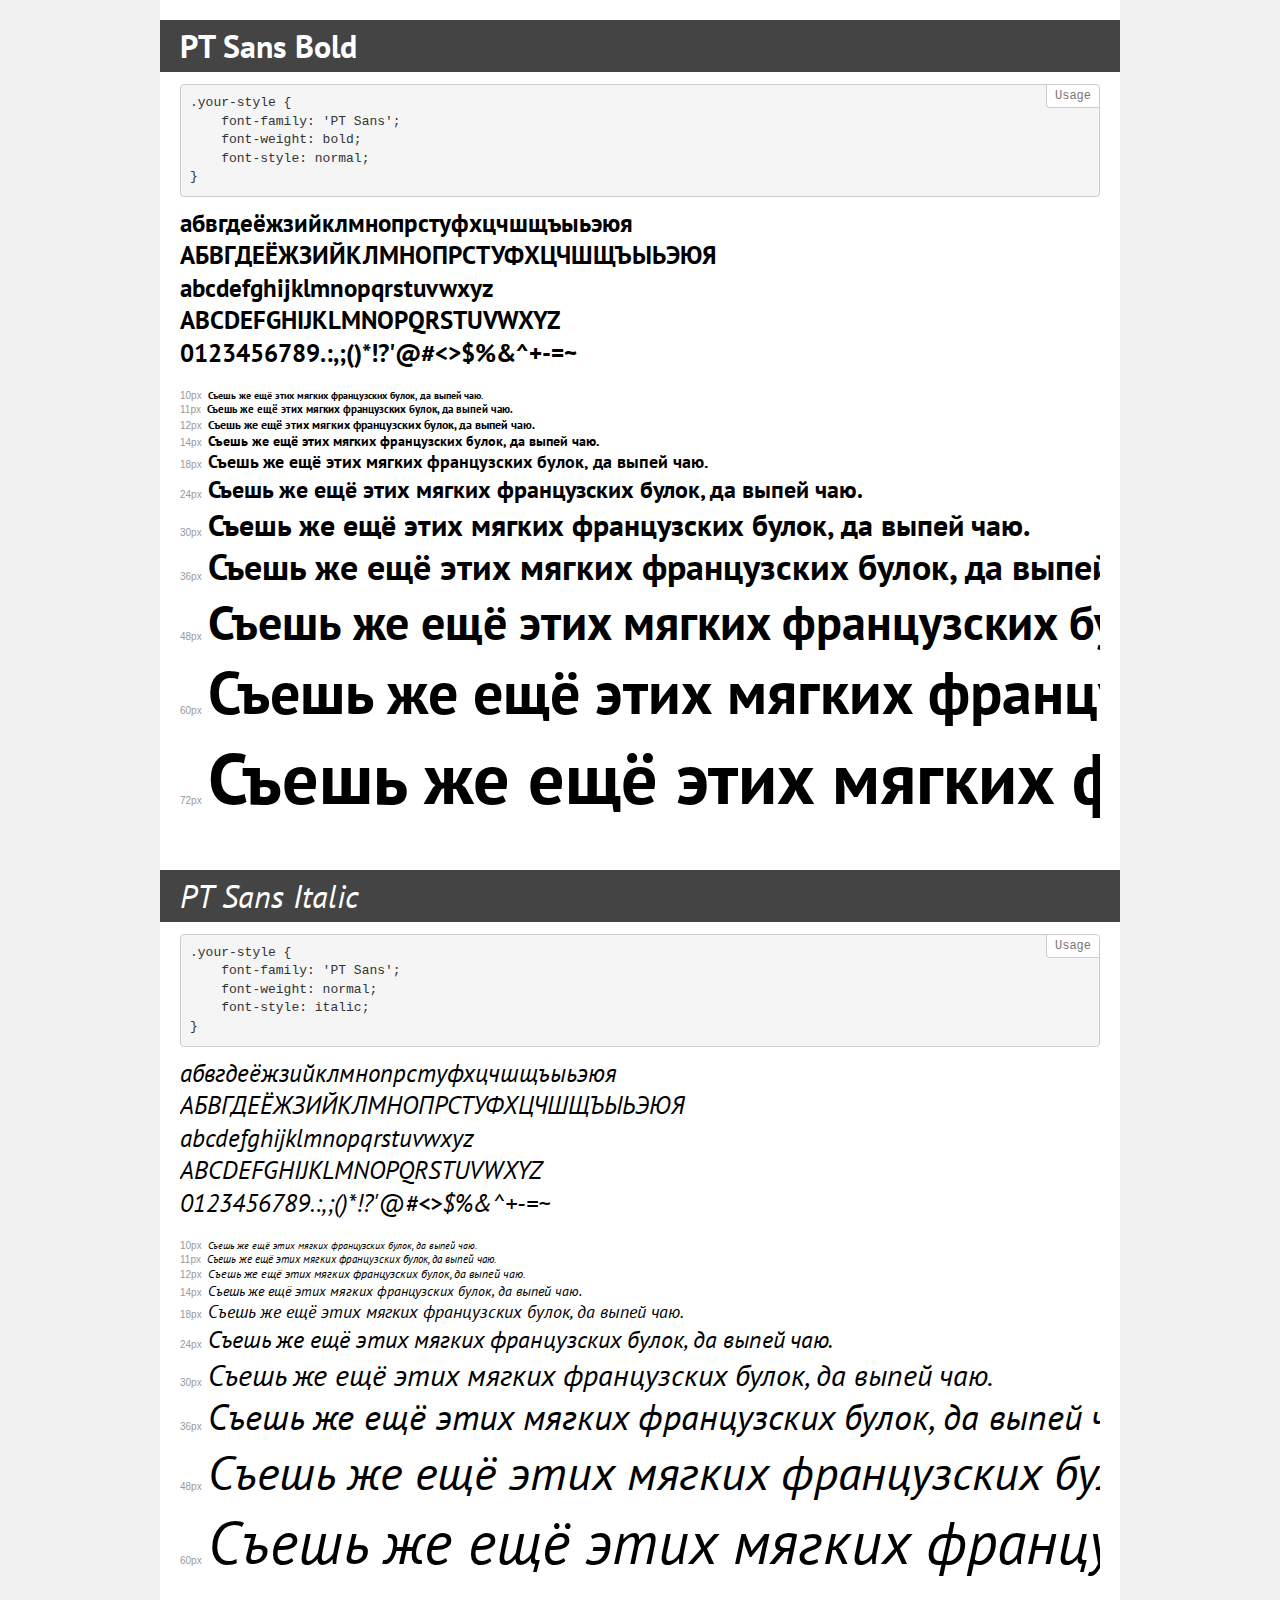
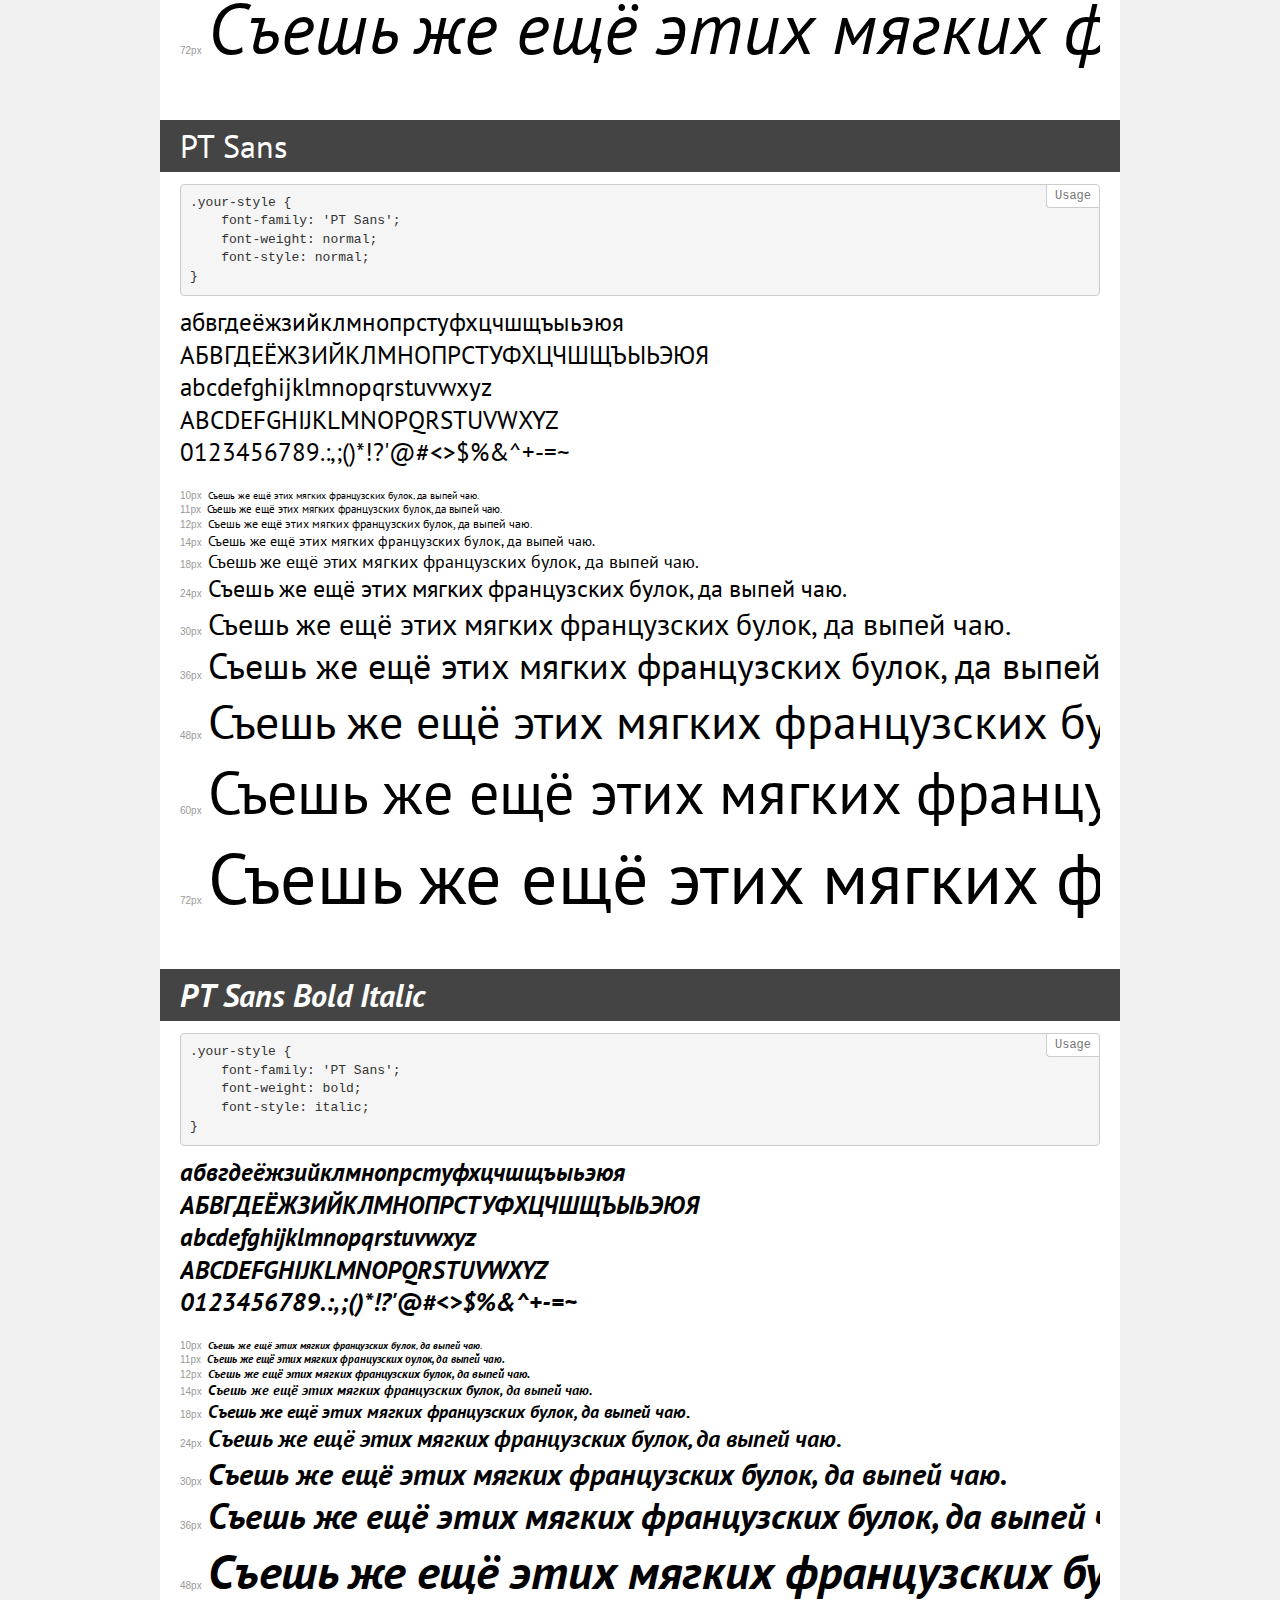
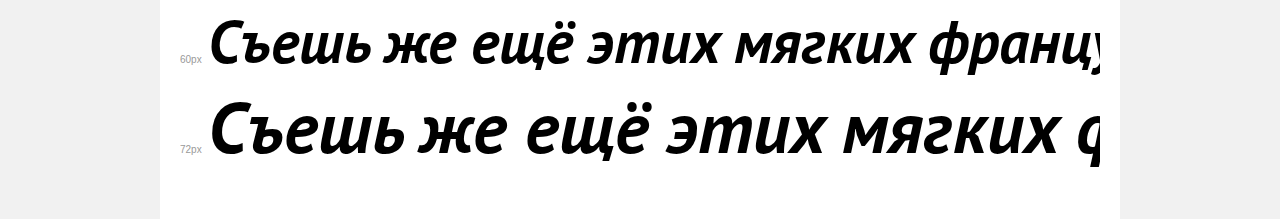
<file: toyboss_core/assets/fonts/PTSans/demo.html>
<!DOCTYPE html>
<html>
<head>
	<meta charset="utf-8">
	<meta http-equiv="X-UA-Compatible" content="IE=edge">
	<meta name="viewport" content="width=device-width, initial-scale=1">
	<meta name="robots" content="noindex, noarchive">
	<title>Transfonter demo</title>
	<link href="stylesheet.css" rel="stylesheet">
	<style>
		/*
		http://meyerweb.com/eric/tools/css/reset/
		v2.0 | 20110126
		License: none (public domain)
		*/
		html, body, div, span, applet, object, iframe,
		h1, h2, h3, h4, h5, h6, p, blockquote, pre,
		a, abbr, acronym, address, big, cite, code,
		del, dfn, em, img, ins, kbd, q, s, samp,
		small, strike, strong, sub, sup, tt, var,
		b, u, i, center,
		dl, dt, dd, ol, ul, li,
		fieldset, form, label, legend,
		table, caption, tbody, tfoot, thead, tr, th, td,
		article, aside, canvas, details, embed,
		figure, figcaption, footer, header, hgroup,
		menu, nav, output, ruby, section, summary,
		time, mark, audio, video {
			margin: 0;
			padding: 0;
			border: 0;
			font-size: 100%;
			font: inherit;
			vertical-align: baseline;
		}
		/* HTML5 display-role reset for older browsers */
		article, aside, details, figcaption, figure,
		footer, header, hgroup, menu, nav, section {
			display: block;
		}
		body {
			line-height: 1;
		}
		ol, ul {
			list-style: none;
		}
		blockquote, q {
			quotes: none;
		}
		blockquote:before, blockquote:after,
		q:before, q:after {
			content: '';
			content: none;
		}
		table {
			border-collapse: collapse;
			border-spacing: 0;
		}
		/* common styles */
		body {
			background: #f1f1f1;
			color: #000;
		}
		.page {
			background: #fff;
			width: 920px;
			margin: 0 auto;
			padding: 20px 20px 0 20px;
			overflow: hidden;
		}
		.font-container {
			overflow-x: auto;
			overflow-y: hidden;
			margin-bottom: 40px;
			line-height: 1.3;
			white-space: nowrap;
			padding-bottom: 5px;
		}
		h1 {
			position: relative;
			background: #444;
			font-size: 32px;
			color: #fff;
			padding: 10px 20px;
			margin: 0 -20px 12px -20px;
		}
		.letters {
			font-size: 25px;
			margin-bottom: 20px;
		}
		.s10:before {
			content: '10px';
		}
		.s11:before {
			content: '11px';
		}
		.s12:before {
			content: '12px';
		}
		.s14:before {
			content: '14px';
		}
		.s18:before {
			content: '18px';
		}
		.s24:before {
			content: '24px';
		}
		.s30:before {
			content: '30px';
		}
		.s36:before {
			content: '36px';
		}
		.s48:before {
			content: '48px';
		}
		.s60:before {
			content: '60px';
		}
		.s72:before {
			content: '72px';
		}
		.s10:before, .s11:before, .s12:before, .s14:before,
		.s18:before, .s24:before, .s30:before, .s36:before,
		.s48:before, .s60:before, .s72:before {
			font-family: Arial, sans-serif;
			font-size: 10px;
			font-weight: normal;
			font-style: normal;
			color: #999;
			padding-right: 6px;
		}
		pre {
			display: block;
			position: relative;
			padding: 9px;
			margin: 0 0 10px;
			font-family: Monaco, Menlo, Consolas, "Courier New", monospace !important;
			font-size: 13px;
			line-height: 1.428571429;
			color: #333;
			font-weight: normal !important;
			font-style: normal !important;
			background-color: #f5f5f5;
			border: 1px solid #ccc;
			overflow-x: auto;
			border-radius: 4px;
		}
		pre:after {
			display: block;
			position: absolute;
			right: 0;
			top: 0;
			content: 'Usage';
			line-height: 1;
			padding: 5px 8px;
			font-size: 12px;
			color: #767676;
			background-color: #fff;
			border: 1px solid #ccc;
			border-right: none;
			border-top: none;
			border-radius: 0 4px 0 4px;
			z-index: 10;
		}
		/* responsive */
		@media (max-width: 959px) {
			.page {
				width: auto;
				margin: 0;
			}
		}
	</style>
</head>
<body>
<div class="page">
	<div class="demo" style="font-family: 'PT Sans'; font-weight: bold; font-style: normal;">
		<h1>PT Sans Bold</h1>
		<pre>.your-style {
    font-family: 'PT Sans';
    font-weight: bold;
    font-style: normal;
}</pre>
		<div class="font-container">
			<p class="letters">
				абвгдеёжзийклмнопрстуфхцчшщъыьэюя <br />
				АБВГДЕЁЖЗИЙКЛМНОПРСТУФХЦЧШЩЪЫЬЭЮЯ <br />
				abcdefghijklmnopqrstuvwxyz <br />
				ABCDEFGHIJKLMNOPQRSTUVWXYZ <br />				0123456789.:,;()*!?'@#<>$%&^+-=~
			</p>
			<p class="s10" style="font-size: 10px;">Съешь же ещё этих мягких французских булок, да выпей чаю.</p>
			<p class="s11" style="font-size: 11px;">Съешь же ещё этих мягких французских булок, да выпей чаю.</p>
			<p class="s12" style="font-size: 12px;">Съешь же ещё этих мягких французских булок, да выпей чаю.</p>
			<p class="s14" style="font-size: 14px;">Съешь же ещё этих мягких французских булок, да выпей чаю.</p>
			<p class="s18" style="font-size: 18px;">Съешь же ещё этих мягких французских булок, да выпей чаю.</p>
			<p class="s24" style="font-size: 24px;">Съешь же ещё этих мягких французских булок, да выпей чаю.</p>
			<p class="s30" style="font-size: 30px;">Съешь же ещё этих мягких французских булок, да выпей чаю.</p>
			<p class="s36" style="font-size: 36px;">Съешь же ещё этих мягких французских булок, да выпей чаю.</p>
			<p class="s48" style="font-size: 48px;">Съешь же ещё этих мягких французских булок, да выпей чаю.</p>
			<p class="s60" style="font-size: 60px;">Съешь же ещё этих мягких французских булок, да выпей чаю.</p>
			<p class="s72" style="font-size: 72px;">Съешь же ещё этих мягких французских булок, да выпей чаю.</p>
		</div>
	</div>
	<div class="demo" style="font-family: 'PT Sans'; font-weight: normal; font-style: italic;">
		<h1>PT Sans Italic</h1>
		<pre>.your-style {
    font-family: 'PT Sans';
    font-weight: normal;
    font-style: italic;
}</pre>
		<div class="font-container">
			<p class="letters">
				абвгдеёжзийклмнопрстуфхцчшщъыьэюя <br />
				АБВГДЕЁЖЗИЙКЛМНОПРСТУФХЦЧШЩЪЫЬЭЮЯ <br />
				abcdefghijklmnopqrstuvwxyz <br />
				ABCDEFGHIJKLMNOPQRSTUVWXYZ <br />				0123456789.:,;()*!?'@#<>$%&^+-=~
			</p>
			<p class="s10" style="font-size: 10px;">Съешь же ещё этих мягких французских булок, да выпей чаю.</p>
			<p class="s11" style="font-size: 11px;">Съешь же ещё этих мягких французских булок, да выпей чаю.</p>
			<p class="s12" style="font-size: 12px;">Съешь же ещё этих мягких французских булок, да выпей чаю.</p>
			<p class="s14" style="font-size: 14px;">Съешь же ещё этих мягких французских булок, да выпей чаю.</p>
			<p class="s18" style="font-size: 18px;">Съешь же ещё этих мягких французских булок, да выпей чаю.</p>
			<p class="s24" style="font-size: 24px;">Съешь же ещё этих мягких французских булок, да выпей чаю.</p>
			<p class="s30" style="font-size: 30px;">Съешь же ещё этих мягких французских булок, да выпей чаю.</p>
			<p class="s36" style="font-size: 36px;">Съешь же ещё этих мягких французских булок, да выпей чаю.</p>
			<p class="s48" style="font-size: 48px;">Съешь же ещё этих мягких французских булок, да выпей чаю.</p>
			<p class="s60" style="font-size: 60px;">Съешь же ещё этих мягких французских булок, да выпей чаю.</p>
			<p class="s72" style="font-size: 72px;">Съешь же ещё этих мягких французских булок, да выпей чаю.</p>
		</div>
	</div>
	<div class="demo" style="font-family: 'PT Sans'; font-weight: normal; font-style: normal;">
		<h1>PT Sans</h1>
		<pre>.your-style {
    font-family: 'PT Sans';
    font-weight: normal;
    font-style: normal;
}</pre>
		<div class="font-container">
			<p class="letters">
				абвгдеёжзийклмнопрстуфхцчшщъыьэюя <br />
				АБВГДЕЁЖЗИЙКЛМНОПРСТУФХЦЧШЩЪЫЬЭЮЯ <br />
				abcdefghijklmnopqrstuvwxyz <br />
				ABCDEFGHIJKLMNOPQRSTUVWXYZ <br />				0123456789.:,;()*!?'@#<>$%&^+-=~
			</p>
			<p class="s10" style="font-size: 10px;">Съешь же ещё этих мягких французских булок, да выпей чаю.</p>
			<p class="s11" style="font-size: 11px;">Съешь же ещё этих мягких французских булок, да выпей чаю.</p>
			<p class="s12" style="font-size: 12px;">Съешь же ещё этих мягких французских булок, да выпей чаю.</p>
			<p class="s14" style="font-size: 14px;">Съешь же ещё этих мягких французских булок, да выпей чаю.</p>
			<p class="s18" style="font-size: 18px;">Съешь же ещё этих мягких французских булок, да выпей чаю.</p>
			<p class="s24" style="font-size: 24px;">Съешь же ещё этих мягких французских булок, да выпей чаю.</p>
			<p class="s30" style="font-size: 30px;">Съешь же ещё этих мягких французских булок, да выпей чаю.</p>
			<p class="s36" style="font-size: 36px;">Съешь же ещё этих мягких французских булок, да выпей чаю.</p>
			<p class="s48" style="font-size: 48px;">Съешь же ещё этих мягких французских булок, да выпей чаю.</p>
			<p class="s60" style="font-size: 60px;">Съешь же ещё этих мягких французских булок, да выпей чаю.</p>
			<p class="s72" style="font-size: 72px;">Съешь же ещё этих мягких французских булок, да выпей чаю.</p>
		</div>
	</div>
	<div class="demo" style="font-family: 'PT Sans'; font-weight: bold; font-style: italic;">
		<h1>PT Sans Bold Italic</h1>
		<pre>.your-style {
    font-family: 'PT Sans';
    font-weight: bold;
    font-style: italic;
}</pre>
		<div class="font-container">
			<p class="letters">
				абвгдеёжзийклмнопрстуфхцчшщъыьэюя <br />
				АБВГДЕЁЖЗИЙКЛМНОПРСТУФХЦЧШЩЪЫЬЭЮЯ <br />
				abcdefghijklmnopqrstuvwxyz <br />
				ABCDEFGHIJKLMNOPQRSTUVWXYZ <br />				0123456789.:,;()*!?'@#<>$%&^+-=~
			</p>
			<p class="s10" style="font-size: 10px;">Съешь же ещё этих мягких французских булок, да выпей чаю.</p>
			<p class="s11" style="font-size: 11px;">Съешь же ещё этих мягких французских булок, да выпей чаю.</p>
			<p class="s12" style="font-size: 12px;">Съешь же ещё этих мягких французских булок, да выпей чаю.</p>
			<p class="s14" style="font-size: 14px;">Съешь же ещё этих мягких французских булок, да выпей чаю.</p>
			<p class="s18" style="font-size: 18px;">Съешь же ещё этих мягких французских булок, да выпей чаю.</p>
			<p class="s24" style="font-size: 24px;">Съешь же ещё этих мягких французских булок, да выпей чаю.</p>
			<p class="s30" style="font-size: 30px;">Съешь же ещё этих мягких французских булок, да выпей чаю.</p>
			<p class="s36" style="font-size: 36px;">Съешь же ещё этих мягких французских булок, да выпей чаю.</p>
			<p class="s48" style="font-size: 48px;">Съешь же ещё этих мягких французских булок, да выпей чаю.</p>
			<p class="s60" style="font-size: 60px;">Съешь же ещё этих мягких французских булок, да выпей чаю.</p>
			<p class="s72" style="font-size: 72px;">Съешь же ещё этих мягких французских булок, да выпей чаю.</p>
		</div>
	</div>
</div>
</body>
</html>
</file>
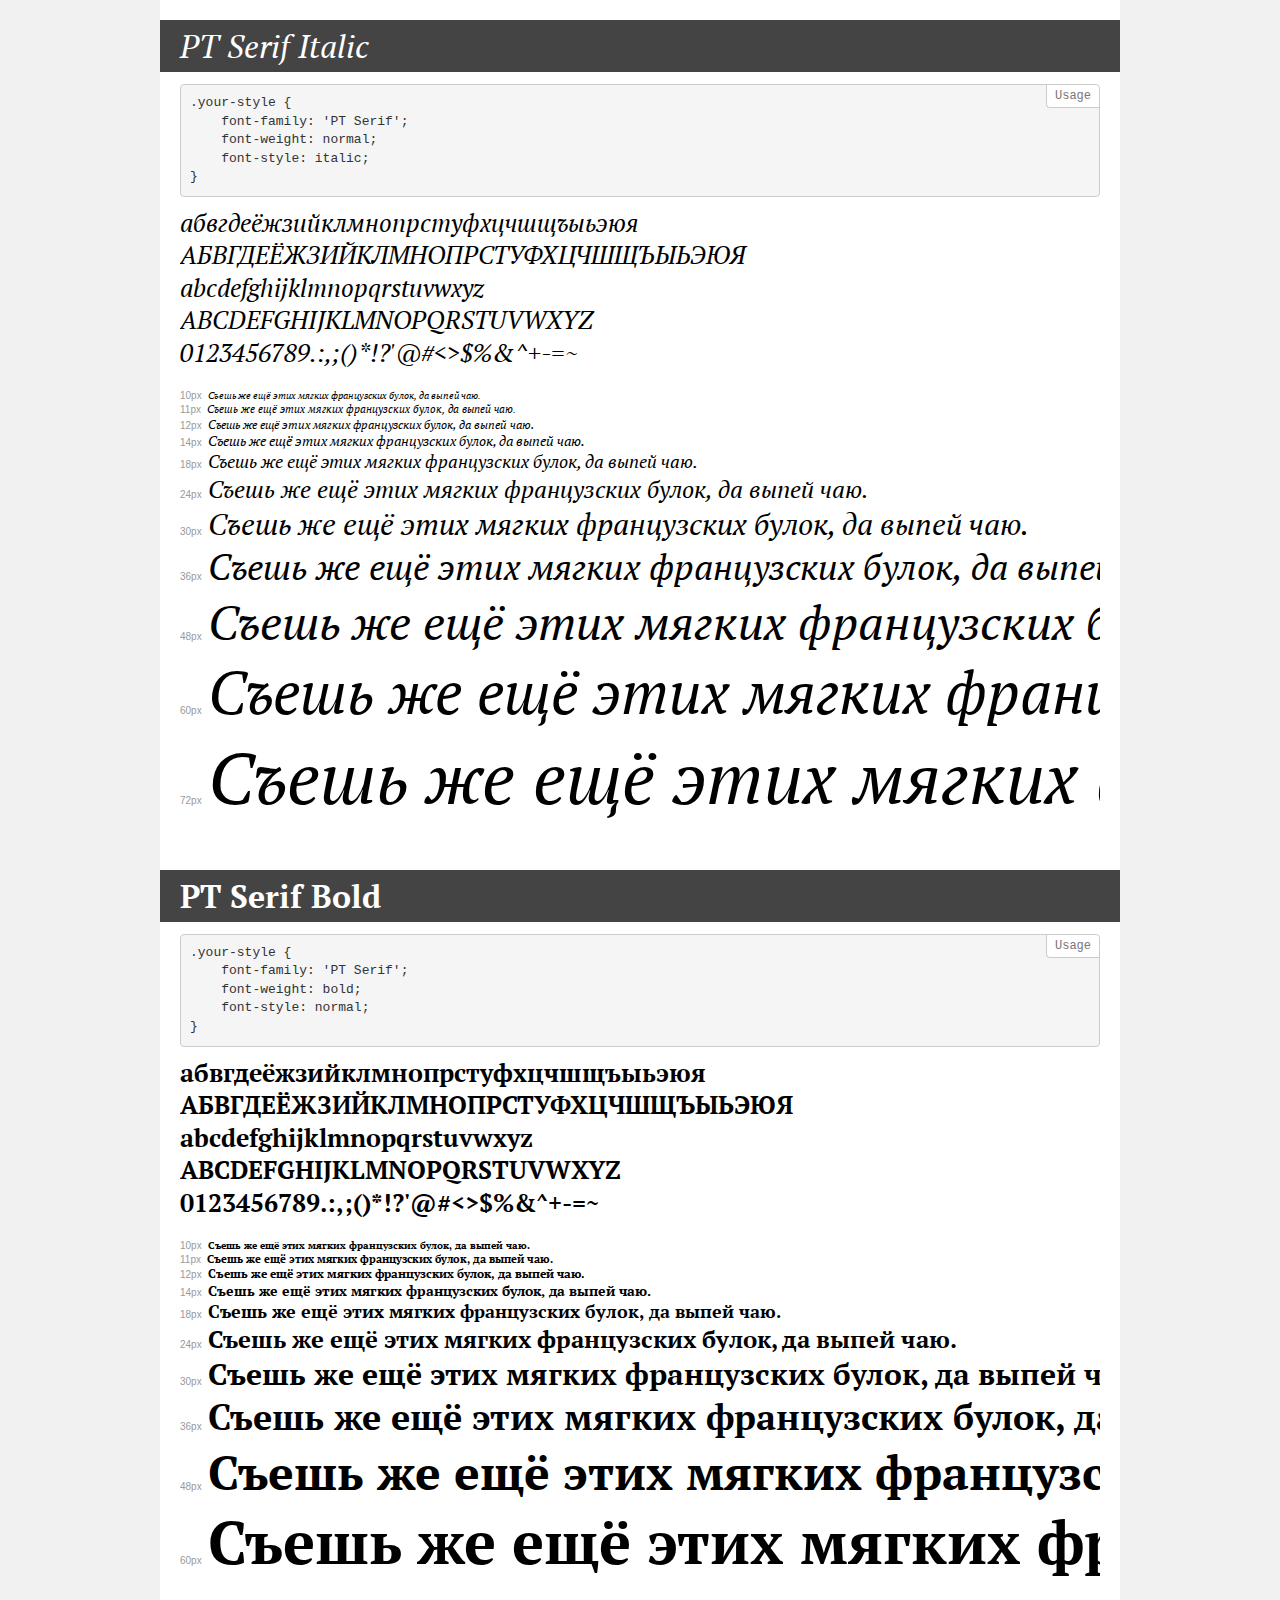
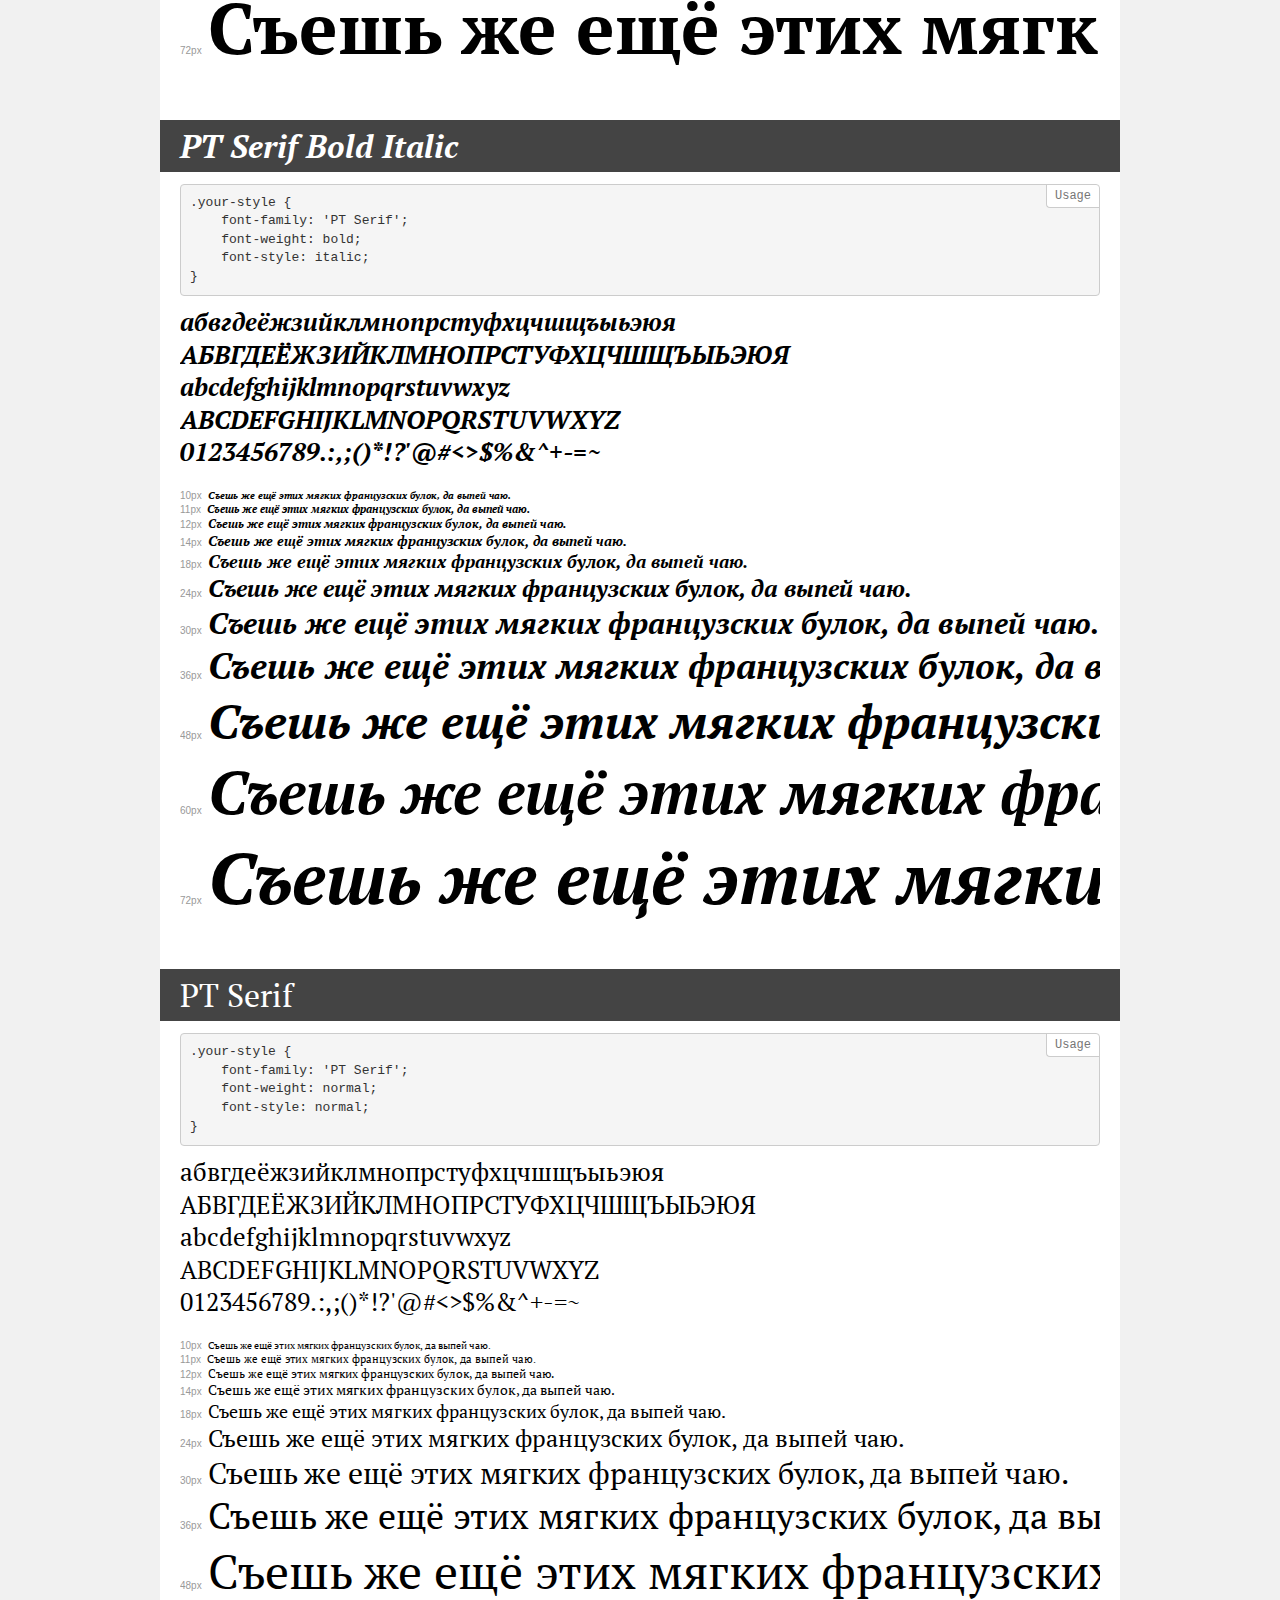
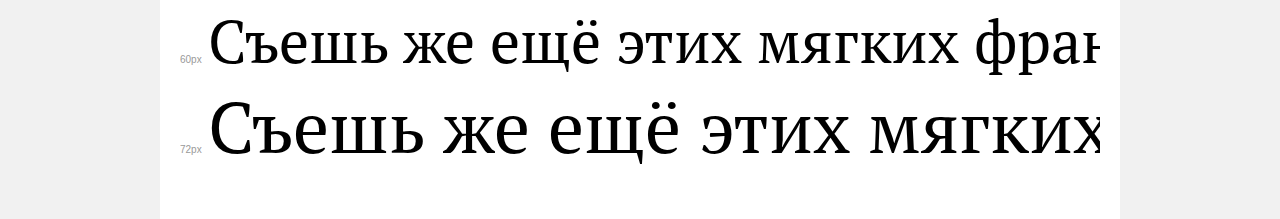
<file: toyboss_core/assets/fonts/PTSerif/demo.html>
<!DOCTYPE html>
<html>
<head>
    <meta charset="utf-8">
    <meta http-equiv="X-UA-Compatible" content="IE=edge">
    <meta name="viewport" content="width=device-width, initial-scale=1">
    <meta name="robots" content="noindex, noarchive">
    <title>Transfonter demo</title>
    <link href="stylesheet.css" rel="stylesheet">
    <style>
        /*
        http://meyerweb.com/eric/tools/css/reset/
        v2.0 | 20110126
        License: none (public domain)
        */
        html, body, div, span, applet, object, iframe,
        h1, h2, h3, h4, h5, h6, p, blockquote, pre,
        a, abbr, acronym, address, big, cite, code,
        del, dfn, em, img, ins, kbd, q, s, samp,
        small, strike, strong, sub, sup, tt, var,
        b, u, i, center,
        dl, dt, dd, ol, ul, li,
        fieldset, form, label, legend,
        table, caption, tbody, tfoot, thead, tr, th, td,
        article, aside, canvas, details, embed,
        figure, figcaption, footer, header, hgroup,
        menu, nav, output, ruby, section, summary,
        time, mark, audio, video {
            margin: 0;
            padding: 0;
            border: 0;
            font-size: 100%;
            font: inherit;
            vertical-align: baseline;
        }
        /* HTML5 display-role reset for older browsers */
        article, aside, details, figcaption, figure,
        footer, header, hgroup, menu, nav, section {
            display: block;
        }
        body {
            line-height: 1;
        }
        ol, ul {
            list-style: none;
        }
        blockquote, q {
            quotes: none;
        }
        blockquote:before, blockquote:after,
        q:before, q:after {
            content: '';
            content: none;
        }
        table {
            border-collapse: collapse;
            border-spacing: 0;
        }
        /* common styles */
        body {
            background: #f1f1f1;
            color: #000;
        }
        .page {
            background: #fff;
            width: 920px;
            margin: 0 auto;
            padding: 20px 20px 0 20px;
            overflow: hidden;
        }
        .font-container {
            overflow-x: auto;
            overflow-y: hidden;
            margin-bottom: 40px;
            line-height: 1.3;
            white-space: nowrap;
            padding-bottom: 5px;
        }
        h1 {
            position: relative;
            background: #444;
            font-size: 32px;
            color: #fff;
            padding: 10px 20px;
            margin: 0 -20px 12px -20px;
        }
        .letters {
            font-size: 25px;
            margin-bottom: 20px;
        }
        .s10:before {
            content: '10px';
        }
        .s11:before {
            content: '11px';
        }
        .s12:before {
            content: '12px';
        }
        .s14:before {
            content: '14px';
        }
        .s18:before {
            content: '18px';
        }
        .s24:before {
            content: '24px';
        }
        .s30:before {
            content: '30px';
        }
        .s36:before {
            content: '36px';
        }
        .s48:before {
            content: '48px';
        }
        .s60:before {
            content: '60px';
        }
        .s72:before {
            content: '72px';
        }
        .s10:before, .s11:before, .s12:before, .s14:before,
        .s18:before, .s24:before, .s30:before, .s36:before,
        .s48:before, .s60:before, .s72:before {
            font-family: Arial, sans-serif;
            font-size: 10px;
            font-weight: normal;
            font-style: normal;
            color: #999;
            padding-right: 6px;
        }
        pre {
            display: block;
            position: relative;
            padding: 9px;
            margin: 0 0 10px;
            font-family: Monaco, Menlo, Consolas, "Courier New", monospace !important;
            font-size: 13px;
            line-height: 1.428571429;
            color: #333;
            font-weight: normal !important;
            font-style: normal !important;
            background-color: #f5f5f5;
            border: 1px solid #ccc;
            overflow-x: auto;
            border-radius: 4px;
        }
        pre:after {
            display: block;
            position: absolute;
            right: 0;
            top: 0;
            content: 'Usage';
            line-height: 1;
            padding: 5px 8px;
            font-size: 12px;
            color: #767676;
            background-color: #fff;
            border: 1px solid #ccc;
            border-right: none;
            border-top: none;
            border-radius: 0 4px 0 4px;
            z-index: 10;
        }
        /* responsive */
        @media (max-width: 959px) {
            .page {
                width: auto;
                margin: 0;
            }
        }
    </style>
</head>
<body>
<div class="page">
    <div class="demo" style="font-family: 'PT Serif'; font-weight: normal; font-style: italic;">
        <h1>PT Serif Italic</h1>
        <pre>.your-style {
    font-family: 'PT Serif';
    font-weight: normal;
    font-style: italic;
}</pre>
        <div class="font-container">
            <p class="letters">
                абвгдеёжзийклмнопрстуфхцчшщъыьэюя<br>
АБВГДЕЁЖЗИЙКЛМНОПРСТУФХЦЧШЩЪЫЬЭЮЯ<br>
abcdefghijklmnopqrstuvwxyz<br>
ABCDEFGHIJKLMNOPQRSTUVWXYZ<br>
                0123456789.:,;()*!?'@#<>$%&^+-=~
            </p>
            <p class="s10" style="font-size: 10px;">Съешь же ещё этих мягких французских булок, да выпей чаю.</p>
            <p class="s11" style="font-size: 11px;">Съешь же ещё этих мягких французских булок, да выпей чаю.</p>
            <p class="s12" style="font-size: 12px;">Съешь же ещё этих мягких французских булок, да выпей чаю.</p>
            <p class="s14" style="font-size: 14px;">Съешь же ещё этих мягких французских булок, да выпей чаю.</p>
            <p class="s18" style="font-size: 18px;">Съешь же ещё этих мягких французских булок, да выпей чаю.</p>
            <p class="s24" style="font-size: 24px;">Съешь же ещё этих мягких французских булок, да выпей чаю.</p>
            <p class="s30" style="font-size: 30px;">Съешь же ещё этих мягких французских булок, да выпей чаю.</p>
            <p class="s36" style="font-size: 36px;">Съешь же ещё этих мягких французских булок, да выпей чаю.</p>
            <p class="s48" style="font-size: 48px;">Съешь же ещё этих мягких французских булок, да выпей чаю.</p>
            <p class="s60" style="font-size: 60px;">Съешь же ещё этих мягких французских булок, да выпей чаю.</p>
            <p class="s72" style="font-size: 72px;">Съешь же ещё этих мягких французских булок, да выпей чаю.</p>
        </div>
    </div>
    <div class="demo" style="font-family: 'PT Serif'; font-weight: bold; font-style: normal;">
        <h1>PT Serif Bold</h1>
        <pre>.your-style {
    font-family: 'PT Serif';
    font-weight: bold;
    font-style: normal;
}</pre>
        <div class="font-container">
            <p class="letters">
                абвгдеёжзийклмнопрстуфхцчшщъыьэюя<br>
АБВГДЕЁЖЗИЙКЛМНОПРСТУФХЦЧШЩЪЫЬЭЮЯ<br>
abcdefghijklmnopqrstuvwxyz<br>
ABCDEFGHIJKLMNOPQRSTUVWXYZ<br>
                0123456789.:,;()*!?'@#<>$%&^+-=~
            </p>
            <p class="s10" style="font-size: 10px;">Съешь же ещё этих мягких французских булок, да выпей чаю.</p>
            <p class="s11" style="font-size: 11px;">Съешь же ещё этих мягких французских булок, да выпей чаю.</p>
            <p class="s12" style="font-size: 12px;">Съешь же ещё этих мягких французских булок, да выпей чаю.</p>
            <p class="s14" style="font-size: 14px;">Съешь же ещё этих мягких французских булок, да выпей чаю.</p>
            <p class="s18" style="font-size: 18px;">Съешь же ещё этих мягких французских булок, да выпей чаю.</p>
            <p class="s24" style="font-size: 24px;">Съешь же ещё этих мягких французских булок, да выпей чаю.</p>
            <p class="s30" style="font-size: 30px;">Съешь же ещё этих мягких французских булок, да выпей чаю.</p>
            <p class="s36" style="font-size: 36px;">Съешь же ещё этих мягких французских булок, да выпей чаю.</p>
            <p class="s48" style="font-size: 48px;">Съешь же ещё этих мягких французских булок, да выпей чаю.</p>
            <p class="s60" style="font-size: 60px;">Съешь же ещё этих мягких французских булок, да выпей чаю.</p>
            <p class="s72" style="font-size: 72px;">Съешь же ещё этих мягких французских булок, да выпей чаю.</p>
        </div>
    </div>
    <div class="demo" style="font-family: 'PT Serif'; font-weight: bold; font-style: italic;">
        <h1>PT Serif Bold Italic</h1>
        <pre>.your-style {
    font-family: 'PT Serif';
    font-weight: bold;
    font-style: italic;
}</pre>
        <div class="font-container">
            <p class="letters">
                абвгдеёжзийклмнопрстуфхцчшщъыьэюя<br>
АБВГДЕЁЖЗИЙКЛМНОПРСТУФХЦЧШЩЪЫЬЭЮЯ<br>
abcdefghijklmnopqrstuvwxyz<br>
ABCDEFGHIJKLMNOPQRSTUVWXYZ<br>
                0123456789.:,;()*!?'@#<>$%&^+-=~
            </p>
            <p class="s10" style="font-size: 10px;">Съешь же ещё этих мягких французских булок, да выпей чаю.</p>
            <p class="s11" style="font-size: 11px;">Съешь же ещё этих мягких французских булок, да выпей чаю.</p>
            <p class="s12" style="font-size: 12px;">Съешь же ещё этих мягких французских булок, да выпей чаю.</p>
            <p class="s14" style="font-size: 14px;">Съешь же ещё этих мягких французских булок, да выпей чаю.</p>
            <p class="s18" style="font-size: 18px;">Съешь же ещё этих мягких французских булок, да выпей чаю.</p>
            <p class="s24" style="font-size: 24px;">Съешь же ещё этих мягких французских булок, да выпей чаю.</p>
            <p class="s30" style="font-size: 30px;">Съешь же ещё этих мягких французских булок, да выпей чаю.</p>
            <p class="s36" style="font-size: 36px;">Съешь же ещё этих мягких французских булок, да выпей чаю.</p>
            <p class="s48" style="font-size: 48px;">Съешь же ещё этих мягких французских булок, да выпей чаю.</p>
            <p class="s60" style="font-size: 60px;">Съешь же ещё этих мягких французских булок, да выпей чаю.</p>
            <p class="s72" style="font-size: 72px;">Съешь же ещё этих мягких французских булок, да выпей чаю.</p>
        </div>
    </div>
    <div class="demo" style="font-family: 'PT Serif'; font-weight: normal; font-style: normal;">
        <h1>PT Serif</h1>
        <pre>.your-style {
    font-family: 'PT Serif';
    font-weight: normal;
    font-style: normal;
}</pre>
        <div class="font-container">
            <p class="letters">
                абвгдеёжзийклмнопрстуфхцчшщъыьэюя<br>
АБВГДЕЁЖЗИЙКЛМНОПРСТУФХЦЧШЩЪЫЬЭЮЯ<br>
abcdefghijklmnopqrstuvwxyz<br>
ABCDEFGHIJKLMNOPQRSTUVWXYZ<br>
                0123456789.:,;()*!?'@#<>$%&^+-=~
            </p>
            <p class="s10" style="font-size: 10px;">Съешь же ещё этих мягких французских булок, да выпей чаю.</p>
            <p class="s11" style="font-size: 11px;">Съешь же ещё этих мягких французских булок, да выпей чаю.</p>
            <p class="s12" style="font-size: 12px;">Съешь же ещё этих мягких французских булок, да выпей чаю.</p>
            <p class="s14" style="font-size: 14px;">Съешь же ещё этих мягких французских булок, да выпей чаю.</p>
            <p class="s18" style="font-size: 18px;">Съешь же ещё этих мягких французских булок, да выпей чаю.</p>
            <p class="s24" style="font-size: 24px;">Съешь же ещё этих мягких французских булок, да выпей чаю.</p>
            <p class="s30" style="font-size: 30px;">Съешь же ещё этих мягких французских булок, да выпей чаю.</p>
            <p class="s36" style="font-size: 36px;">Съешь же ещё этих мягких французских булок, да выпей чаю.</p>
            <p class="s48" style="font-size: 48px;">Съешь же ещё этих мягких французских булок, да выпей чаю.</p>
            <p class="s60" style="font-size: 60px;">Съешь же ещё этих мягких французских булок, да выпей чаю.</p>
            <p class="s72" style="font-size: 72px;">Съешь же ещё этих мягких французских булок, да выпей чаю.</p>
        </div>
    </div>
</div>
</body>
</html>
</file>
<file: toyboss_core/assets/fonts/PTSans/stylesheet.css>
/* This stylesheet generated by Transfonter (https://transfonter.org) on August 23, 2017 5:25 PM */

@font-face {
	font-family: 'PT Sans';
	src: url('PTSans-Bold.eot');
	src: local('PT Sans Bold'), local('PTSans-Bold'),
		url('PTSans-Bold.eot?#iefix') format('embedded-opentype'),
		url('PTSans-Bold.woff') format('woff'),
		url('PTSans-Bold.ttf') format('truetype');
	font-weight: bold;
	font-style: normal;
}

@font-face {
	font-family: 'PT Sans';
	src: url('PTSans-Italic.eot');
	src: local('PT Sans Italic'), local('PTSans-Italic'),
		url('PTSans-Italic.eot?#iefix') format('embedded-opentype'),
		url('PTSans-Italic.woff') format('woff'),
		url('PTSans-Italic.ttf') format('truetype');
	font-weight: normal;
	font-style: italic;
}

@font-face {
	font-family: 'PT Sans';
	src: url('PTSans-Regular.eot');
	src: local('PT Sans'), local('PTSans-Regular'),
		url('PTSans-Regular.eot?#iefix') format('embedded-opentype'),
		url('PTSans-Regular.woff') format('woff'),
		url('PTSans-Regular.ttf') format('truetype');
	font-weight: normal;
	font-style: normal;
}

@font-face {
	font-family: 'PT Sans';
	src: url('PTSans-BoldItalic.eot');
	src: local('PT Sans Bold Italic'), local('PTSans-BoldItalic'),
		url('PTSans-BoldItalic.eot?#iefix') format('embedded-opentype'),
		url('PTSans-BoldItalic.woff') format('woff'),
		url('PTSans-BoldItalic.ttf') format('truetype');
	font-weight: bold;
	font-style: italic;
}
</file>
<file: toyboss_core/assets/fonts/PTSerif/stylesheet.css>
/* This stylesheet generated by Transfonter (https://transfonter.org) on February 25, 2018 3:59 PM */

@font-face {
    font-family: 'PT Serif';
    src: url('PTSerif-Italic.eot');
    src: local('PT Serif Italic'), local('PTSerif-Italic'),
        url('PTSerif-Italic.eot?#iefix') format('embedded-opentype'),
        url('PTSerif-Italic.woff') format('woff'),
        url('PTSerif-Italic.ttf') format('truetype');
    font-weight: normal;
    font-style: italic;
}

@font-face {
    font-family: 'PT Serif';
    src: url('PTSerif-Bold.eot');
    src: local('PT Serif Bold'), local('PTSerif-Bold'),
        url('PTSerif-Bold.eot?#iefix') format('embedded-opentype'),
        url('PTSerif-Bold.woff') format('woff'),
        url('PTSerif-Bold.ttf') format('truetype');
    font-weight: bold;
    font-style: normal;
}

@font-face {
    font-family: 'PT Serif';
    src: url('PTSerif-BoldItalic.eot');
    src: local('PT Serif Bold Italic'), local('PTSerif-BoldItalic'),
        url('PTSerif-BoldItalic.eot?#iefix') format('embedded-opentype'),
        url('PTSerif-BoldItalic.woff') format('woff'),
        url('PTSerif-BoldItalic.ttf') format('truetype');
    font-weight: bold;
    font-style: italic;
}

@font-face {
    font-family: 'PT Serif';
    src: url('PTSerif-Regular.eot');
    src: local('PT Serif'), local('PTSerif-Regular'),
        url('PTSerif-Regular.eot?#iefix') format('embedded-opentype'),
        url('PTSerif-Regular.woff') format('woff'),
        url('PTSerif-Regular.ttf') format('truetype');
    font-weight: normal;
    font-style: normal;
}
</file>
